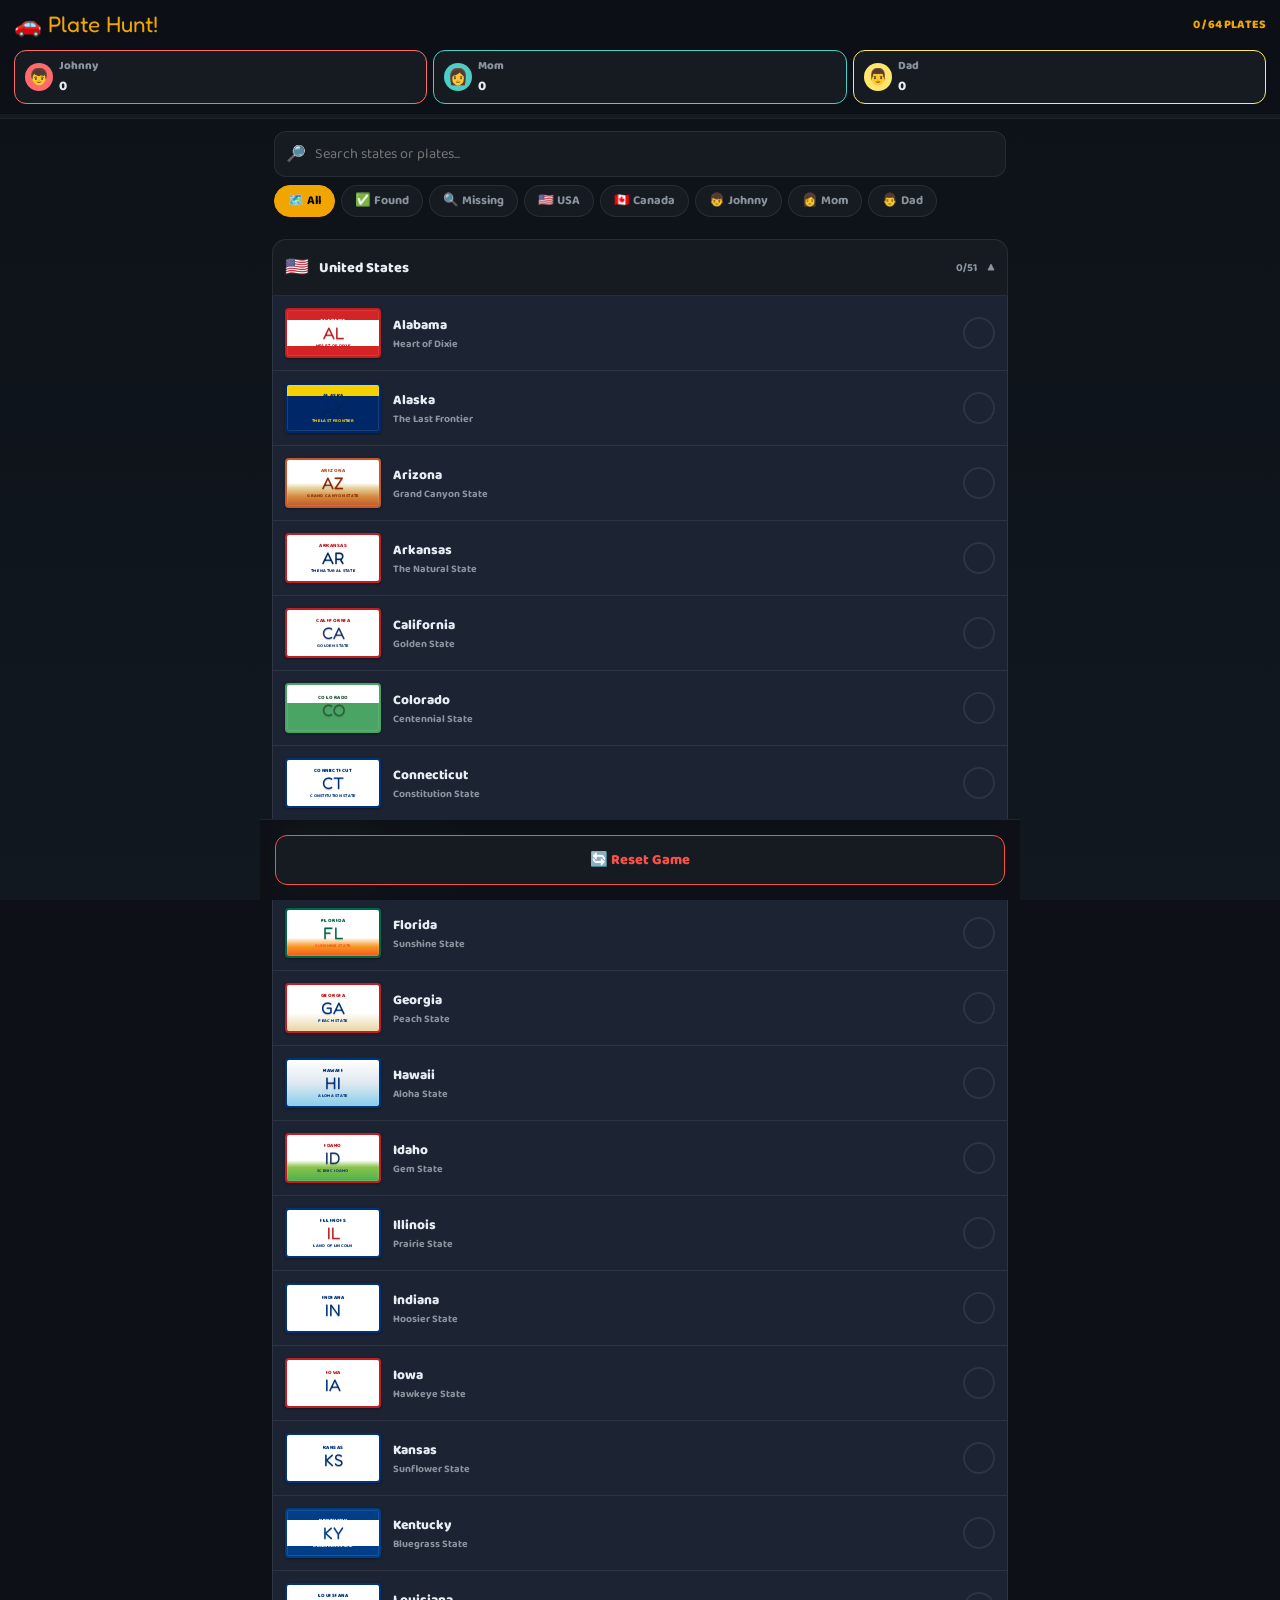
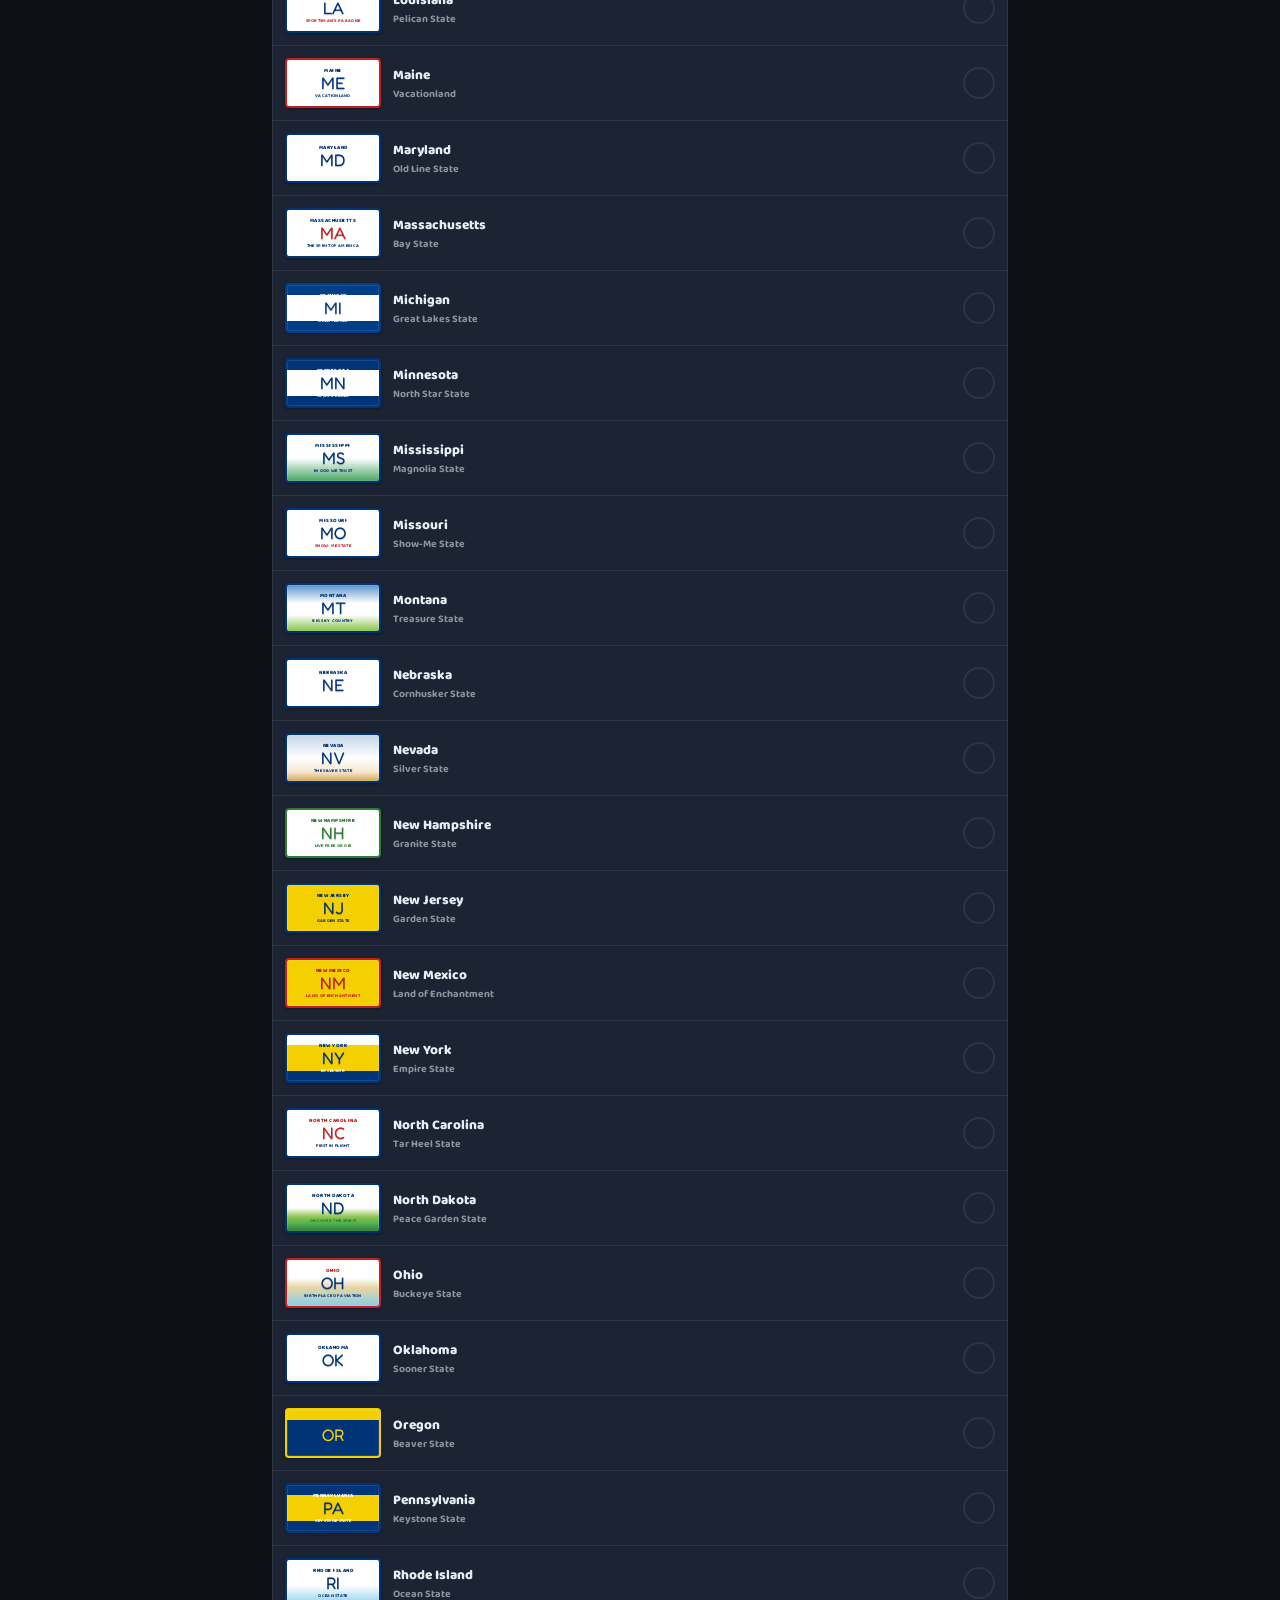
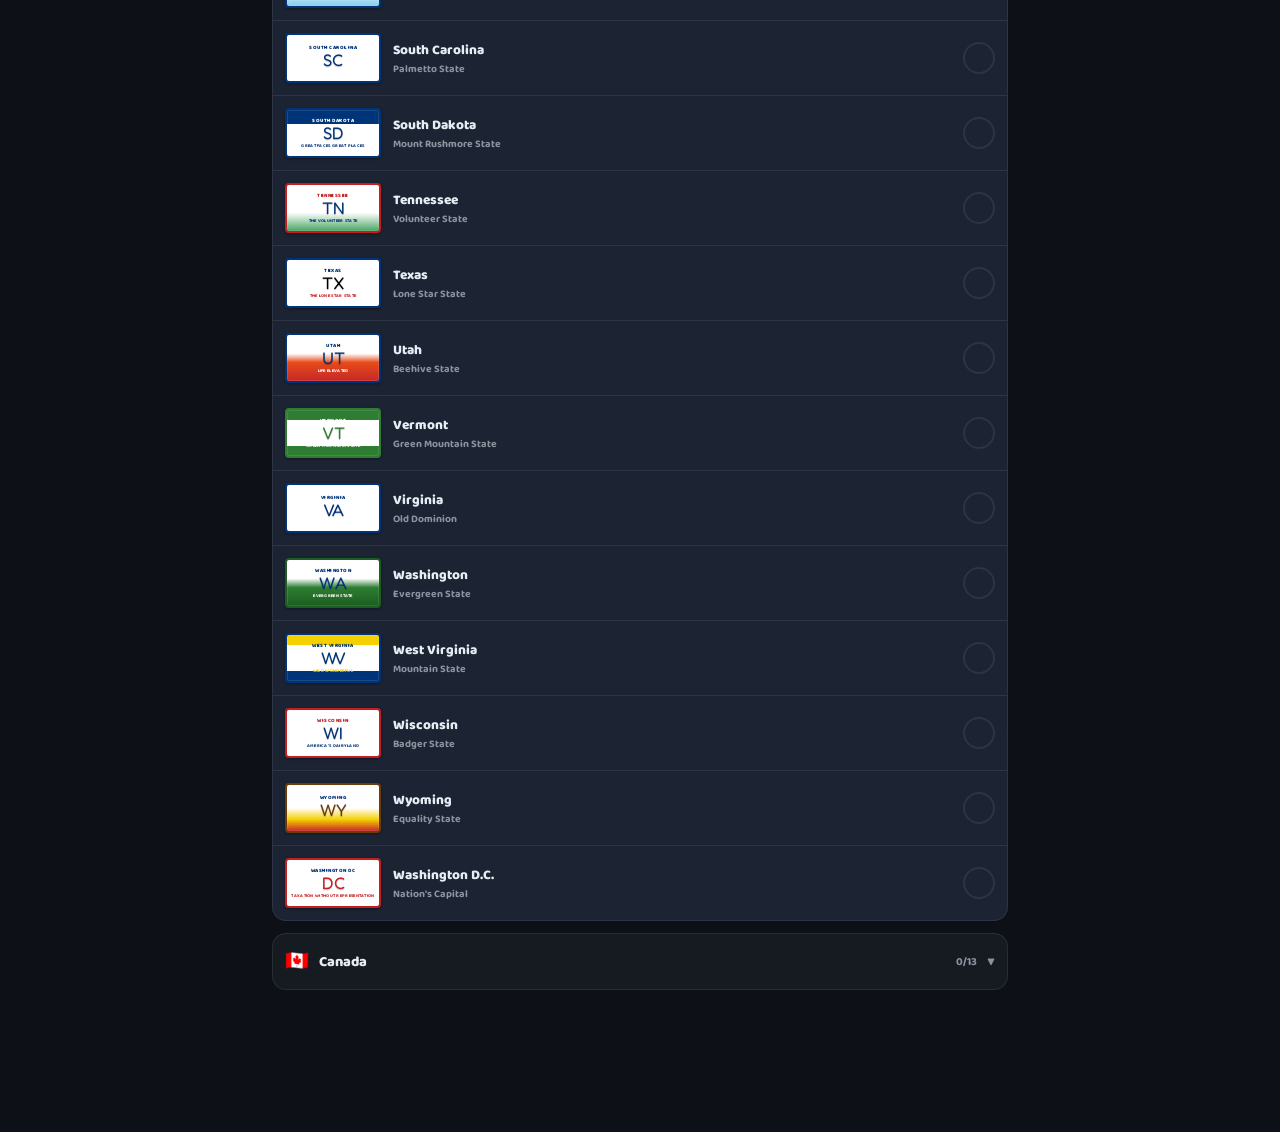
<file: index.html>
<!DOCTYPE html>
<html lang="en">
<head>
    <meta charset="UTF-8"/>
    <meta name="viewport" content="width=device-width, initial-scale=1.0, maximum-scale=1.0, user-scalable=no"/>
    <meta name="apple-mobile-web-app-capable" content="yes"/>
    <meta name="apple-mobile-web-app-status-bar-style" content="black-translucent"/>
    <meta name="apple-mobile-web-app-title" content="Plate Hunt!"/>
    <meta name="theme-color" content="#0d1117"/>
    <title>🚗 Plate Hunt Family!</title>
    <link href="https://fonts.googleapis.com/css2?family=Fredoka+One&family=Baloo+2:wght@400;600;700;800&display=swap" rel="stylesheet"/>
    <style>
        :root{
            --bg:#0d1117;--surface:#161b22;--card:#1c2333;--border:rgba(255,255,255,0.08);
            --accent:#f0a500;--green:#56d364;--red:#f85149;--blue:#58a6ff;--purple:#bc8cff;
            --text:#e6edf3;--sub:#8b949e;
            --p0:#ff6b6b; --p1:#4ecdc4; --p2:#ffe66d;
        }
        *{box-sizing:border-box;margin:0;padding:0;}
        body{font-family:'Baloo 2',cursive;background:var(--bg);color:var(--text);min-height:100vh; -webkit-tap-highlight-color:transparent; overflow-x: hidden;}

        .road-bg{position:fixed;inset:0;z-index:0;overflow:hidden;background:linear-gradient(180deg,#0d1117 0%,#111820 100%);}
        .road-line{position:absolute;bottom:0;left:50%;transform:translateX(-50%);width:6px;
            background:repeating-linear-gradient(180deg,#f0a500 0,#f0a500 30px,transparent 30px,transparent 60px);
            height:200px;opacity:0.15;animation:roadScroll 1s linear infinite;}
        @keyframes roadScroll{to{background-position:0 60px;}}

        header{position:sticky;top:0;z-index:200;background:rgba(13,17,23,0.96);backdrop-filter:blur(16px);border-bottom:1px solid var(--border);}
        .header-top{display:flex;align-items:center;justify-content:space-between;padding:10px 14px 6px;}
        .logo{font-family:'Fredoka One',cursive;font-size:1.4rem;color:var(--accent);display:flex;align-items:center;gap:6px;}

        .scoreboard{display:flex;gap:6px;padding:6px 14px 10px;}
        .player-score{flex:1;display:flex;align-items:center;gap:6px;background:var(--surface);border:1.5px solid var(--border);border-radius:12px;padding:6px 10px;}
        .player-avatar{width:28px;height:28px;border-radius:50%;display:flex;align-items:center;justify-content:center;font-size:1rem;}
        .p-name{font-size:0.72rem;font-weight:800;color:var(--sub);}
        .p-pts{font-size:0.85rem;font-weight:800;}

        .progress-wrap{height:4px;background:var(--surface);}
        .progress-fill{height:100%;background:var(--accent);transition:width 0.5s ease;}

        .controls{position:relative;z-index:1;padding:12px 14px 0;max-width:760px;margin:0 auto;}
        .search-box{position:relative;margin-bottom:8px;}
        .search-box input{width:100%;padding:10px 14px 10px 40px;background:var(--surface);border:1px solid var(--border);border-radius:12px;color:var(--text);outline:none;font-size:0.9rem; font-family: inherit;}
        .search-icon{position:absolute;left:12px;top:50%;transform:translateY(-50%);}

        .filter-row{display:flex;gap:6px;overflow-x:auto;padding-bottom:10px;scrollbar-width:none;}
        .filter-row::-webkit-scrollbar { display: none; }
        .chip{flex-shrink:0;padding:5px 13px;background:var(--surface);border:1px solid var(--border);border-radius:20px;color:var(--sub);font-size:0.78rem;font-weight:700;cursor:pointer;font-family:inherit;}
        .chip.active{background:var(--accent);color:#000;border-color:var(--accent);}

        .main{position:relative;z-index:1;padding:12px 12px 130px;max-width:760px;margin:0 auto;}
        .state-section{margin-bottom:12px;}
        .state-header{display:flex;align-items:center;justify-content:space-between;padding:12px;background:var(--surface);border:1px solid var(--border);border-radius:14px;cursor:pointer;user-select:none;}
        .state-header.has-open{border-radius:14px 14px 0 0;}
        .state-info{display:flex;align-items:center;gap:10px;}
        .state-flag{font-size:1.2rem;}
        .state-name{font-weight:800;font-size:0.9rem;}
        .state-count{font-size:0.7rem;font-weight:700;color:var(--sub);}
        .state-chevron{transition:transform 0.2s;font-size:0.8rem;color:var(--sub);}
        .state-chevron.open{transform:rotate(180deg);}
        .plates-row{display:none;flex-direction:column;background:var(--card);border-radius:0 0 14px 14px;margin-top:0;border:1px solid var(--border);border-top:none;}
        .plates-row.open{display:flex;}

        .plate-item{display:flex;align-items:center;gap:12px;padding:12px;border-bottom:1px solid var(--border);transition:all 0.2s;cursor:pointer;}
        .plate-item:last-child{border-bottom:none;}
        .plate-item:active{background:rgba(255,255,255,0.03);}
        .plate-visual{width:96px;height:50px;border-radius:4px;display:flex;flex-direction:column;align-items:center;justify-content:center;flex-shrink:0;overflow:hidden;border:2px solid #888;position:relative;box-shadow:inset 0 0 0 1px rgba(255,255,255,0.1),0 1px 3px rgba(0,0,0,0.4);}
        .plate-top{font-size:0.32rem;font-weight:800;text-transform:uppercase;letter-spacing:0.5px;line-height:1;margin-bottom:1px;}
        .plate-abbr{font-family:'Fredoka One'; font-size:1.05rem; line-height:1.1; text-shadow:0 1px 1px rgba(0,0,0,0.2);}
        .plate-bottom{font-size:0.28rem;font-weight:800;text-transform:uppercase;letter-spacing:0.3px;line-height:1;margin-top:1px;opacity:0.85;}
        .plate-details{flex:1;}
        .plate-title{font-size:0.85rem;font-weight:800;}
        .plate-meta{font-size:0.65rem;font-weight:700;color:var(--sub);}
        .plate-check{width:32px;height:32px;border-radius:50%;border:2px solid var(--border);display:flex;align-items:center;justify-content:center;flex-shrink:0;font-size:0.9rem;background:transparent;}
        .plate-check.checked{border-color:var(--green);background:var(--green);color:#000;}

        .found-0{border-left:4px solid var(--p0); background:rgba(255,107,107,0.05);}
        .found-1{border-left:4px solid var(--p1); background:rgba(78,205,196,0.05);}
        .found-2{border-left:4px solid var(--p2); background:rgba(255,230,109,0.05);}

        .picker-overlay{display:none;position:fixed;inset:0;z-index:400;background:rgba(0,0,0,0.8);backdrop-filter:blur(4px);align-items:flex-end;}
        .picker-overlay.show{display:flex;}
        .picker-sheet{background:var(--surface);width:100%;max-width:760px;margin:0 auto;padding:20px;border-radius:20px 20px 0 0;animation:slideUp 0.3s ease-out;}
        @keyframes slideUp{from{transform:translateY(100%);}to{transform:translateY(0);}}
        .picker-title{margin-bottom:6px;text-align:center;font-size:1.1rem;font-weight:800;}
        .picker-plate-name{text-align:center;color:var(--accent);font-weight:700;margin-bottom:15px;font-size:0.9rem;}
        .picker-btn{width:100%;display:flex;align-items:center;gap:15px;padding:15px;margin-bottom:10px;border:1px solid var(--border);border-radius:12px;background:none;color:#fff;font-family:inherit;font-size:1rem;font-weight:700;cursor:pointer;transition:background 0.15s;}
        .picker-btn:active{background:rgba(255,255,255,0.05);}
        .picker-btn .avatar{width:36px;height:36px;border-radius:50%;display:flex;align-items:center;justify-content:center;font-size:1.2rem;}
        .picker-cancel{width:100%;padding:14px;border:none;border-radius:12px;background:var(--red);color:#fff;font-family:inherit;font-size:1rem;font-weight:800;cursor:pointer;margin-top:5px;}
        .picker-unmark{width:100%;padding:14px;border:none;border-radius:12px;background:var(--card);color:var(--sub);font-family:inherit;font-size:0.85rem;font-weight:700;cursor:pointer;margin-top:8px;}

        .bottom-bar{position:fixed;bottom:0;left:50%;transform:translateX(-50%);width:100%;max-width:760px;background:rgba(13,17,23,0.95);backdrop-filter:blur(12px);padding:15px;display:flex;gap:10px;z-index:300;border-top:1px solid var(--border);}
        .btn-reset{flex:1;padding:12px;border-radius:12px;background:var(--surface);color:var(--red);border:1px solid var(--red);font-family:inherit;font-weight:800;cursor:pointer;font-size:0.9rem;}
        .btn-reset:active{background:rgba(248,81,73,0.1);}

        .confetti-piece{position:fixed;width:8px;height:8px;z-index:999;border-radius:2px;animation:fall 1.2s linear forwards;pointer-events:none;}
        @keyframes fall{to{transform:translateY(100vh) rotate(720deg);opacity:0;}}

        .completion-banner{display:none;position:fixed;top:50%;left:50%;transform:translate(-50%,-50%);z-index:500;background:var(--surface);border:2px solid var(--accent);border-radius:24px;padding:30px 40px;text-align:center;animation:popIn 0.4s ease-out;}
        @keyframes popIn{from{transform:translate(-50%,-50%) scale(0.5);opacity:0;}to{transform:translate(-50%,-50%) scale(1);opacity:1;}}
        .completion-banner h2{font-family:'Fredoka One';font-size:1.5rem;color:var(--accent);margin-bottom:8px;}
        .completion-banner p{color:var(--sub);font-weight:700;}
        .completion-banner button{margin-top:15px;padding:10px 30px;border:none;border-radius:10px;background:var(--accent);color:#000;font-family:inherit;font-weight:800;font-size:1rem;cursor:pointer;}

        .empty-msg{text-align:center;padding:40px 20px;color:var(--sub);font-weight:700;}
    </style>
</head>
<body>
    <div class="road-bg"><div class="road-line"></div></div>

    <header>
        <div class="header-top">
            <div class="logo">🚗 Plate Hunt!</div>
            <div id="totalPill" style="font-size:0.75rem; font-weight:800; color:var(--accent);">0 / 0 PLATES</div>
        </div>
        <div class="scoreboard" id="scoreboard"></div>
        <div class="progress-wrap"><div class="progress-fill" id="progressFill" style="width:0%"></div></div>
    </header>

    <div class="controls">
        <div class="search-box">
            <span class="search-icon">🔎</span>
            <input type="text" id="searchInput" placeholder="Search states or plates..."/>
        </div>
        <div class="filter-row" id="filterRow">
            <button class="chip active" data-f="all">🗺️ All</button>
            <button class="chip" data-f="found">✅ Found</button>
            <button class="chip" data-f="missing">🔍 Missing</button>
            <button class="chip" data-f="us">🇺🇸 USA</button>
            <button class="chip" data-f="canada">🇨🇦 Canada</button>
            <button class="chip" data-f="p0">👦 Johnny</button>
            <button class="chip" data-f="p1">👩 Mom</button>
            <button class="chip" data-f="p2">👨 Dad</button>
        </div>
    </div>

    <div class="main" id="mainGrid"></div>

    <div class="bottom-bar">
        <button class="btn-reset" id="resetBtn">🔄 Reset Game</button>
    </div>

    <!-- Player Picker Modal -->
    <div class="picker-overlay" id="pickerOverlay">
        <div class="picker-sheet">
            <div class="picker-title">🎉 Who found it?</div>
            <div class="picker-plate-name" id="pickerPlateName"></div>
            <div id="pickerButtons"></div>
            <button class="picker-unmark" id="pickerUnmark" style="display:none;">Remove mark</button>
            <button class="picker-cancel" id="pickerCancel">Cancel</button>
        </div>
    </div>

    <!-- Completion Banner -->
    <div class="completion-banner" id="completionBanner">
        <h2>🏆 ALL PLATES FOUND!</h2>
        <p>Amazing road trip! You found every plate!</p>
        <button onclick="document.getElementById('completionBanner').style.display='none'">Awesome!</button>
    </div>

    <script>
    (function(){
        // Players
        const PLAYERS = [
            { name: 'Johnny', emoji: '👦', color: 'var(--p0)' },
            { name: 'Mom',    emoji: '👩', color: 'var(--p1)' },
            { name: 'Dad',    emoji: '👨', color: 'var(--p2)' }
        ];

        // All US states + DC + Canada provinces
        const REGIONS = [
            // US States
            { abbr:'AL', name:'Alabama',        country:'us', motto:'Heart of Dixie' },
            { abbr:'AK', name:'Alaska',          country:'us', motto:'The Last Frontier' },
            { abbr:'AZ', name:'Arizona',         country:'us', motto:'Grand Canyon State' },
            { abbr:'AR', name:'Arkansas',        country:'us', motto:'The Natural State' },
            { abbr:'CA', name:'California',      country:'us', motto:'Golden State' },
            { abbr:'CO', name:'Colorado',        country:'us', motto:'Centennial State' },
            { abbr:'CT', name:'Connecticut',     country:'us', motto:'Constitution State' },
            { abbr:'DE', name:'Delaware',        country:'us', motto:'The First State' },
            { abbr:'FL', name:'Florida',         country:'us', motto:'Sunshine State' },
            { abbr:'GA', name:'Georgia',         country:'us', motto:'Peach State' },
            { abbr:'HI', name:'Hawaii',          country:'us', motto:'Aloha State' },
            { abbr:'ID', name:'Idaho',           country:'us', motto:'Gem State' },
            { abbr:'IL', name:'Illinois',        country:'us', motto:'Prairie State' },
            { abbr:'IN', name:'Indiana',         country:'us', motto:'Hoosier State' },
            { abbr:'IA', name:'Iowa',            country:'us', motto:'Hawkeye State' },
            { abbr:'KS', name:'Kansas',          country:'us', motto:'Sunflower State' },
            { abbr:'KY', name:'Kentucky',        country:'us', motto:'Bluegrass State' },
            { abbr:'LA', name:'Louisiana',       country:'us', motto:'Pelican State' },
            { abbr:'ME', name:'Maine',           country:'us', motto:'Vacationland' },
            { abbr:'MD', name:'Maryland',        country:'us', motto:'Old Line State' },
            { abbr:'MA', name:'Massachusetts',   country:'us', motto:'Bay State' },
            { abbr:'MI', name:'Michigan',        country:'us', motto:'Great Lakes State' },
            { abbr:'MN', name:'Minnesota',       country:'us', motto:'North Star State' },
            { abbr:'MS', name:'Mississippi',     country:'us', motto:'Magnolia State' },
            { abbr:'MO', name:'Missouri',        country:'us', motto:'Show-Me State' },
            { abbr:'MT', name:'Montana',         country:'us', motto:'Treasure State' },
            { abbr:'NE', name:'Nebraska',        country:'us', motto:'Cornhusker State' },
            { abbr:'NV', name:'Nevada',          country:'us', motto:'Silver State' },
            { abbr:'NH', name:'New Hampshire',   country:'us', motto:'Granite State' },
            { abbr:'NJ', name:'New Jersey',      country:'us', motto:'Garden State' },
            { abbr:'NM', name:'New Mexico',      country:'us', motto:'Land of Enchantment' },
            { abbr:'NY', name:'New York',        country:'us', motto:'Empire State' },
            { abbr:'NC', name:'North Carolina',  country:'us', motto:'Tar Heel State' },
            { abbr:'ND', name:'North Dakota',    country:'us', motto:'Peace Garden State' },
            { abbr:'OH', name:'Ohio',            country:'us', motto:'Buckeye State' },
            { abbr:'OK', name:'Oklahoma',        country:'us', motto:'Sooner State' },
            { abbr:'OR', name:'Oregon',          country:'us', motto:'Beaver State' },
            { abbr:'PA', name:'Pennsylvania',    country:'us', motto:'Keystone State' },
            { abbr:'RI', name:'Rhode Island',    country:'us', motto:'Ocean State' },
            { abbr:'SC', name:'South Carolina',  country:'us', motto:'Palmetto State' },
            { abbr:'SD', name:'South Dakota',    country:'us', motto:'Mount Rushmore State' },
            { abbr:'TN', name:'Tennessee',       country:'us', motto:'Volunteer State' },
            { abbr:'TX', name:'Texas',           country:'us', motto:'Lone Star State' },
            { abbr:'UT', name:'Utah',            country:'us', motto:'Beehive State' },
            { abbr:'VT', name:'Vermont',         country:'us', motto:'Green Mountain State' },
            { abbr:'VA', name:'Virginia',        country:'us', motto:'Old Dominion' },
            { abbr:'WA', name:'Washington',      country:'us', motto:'Evergreen State' },
            { abbr:'WV', name:'West Virginia',   country:'us', motto:'Mountain State' },
            { abbr:'WI', name:'Wisconsin',       country:'us', motto:'Badger State' },
            { abbr:'WY', name:'Wyoming',         country:'us', motto:'Equality State' },
            { abbr:'DC', name:'Washington D.C.', country:'us', motto:'Nation\'s Capital' },
            // Canada
            { abbr:'AB', name:'Alberta',              country:'canada', motto:'Wild Rose Country' },
            { abbr:'BC', name:'British Columbia',     country:'canada', motto:'Beautiful British Columbia' },
            { abbr:'MB', name:'Manitoba',             country:'canada', motto:'Friendly Manitoba' },
            { abbr:'NB', name:'New Brunswick',        country:'canada', motto:'Picture Province' },
            { abbr:'NL', name:'Newfoundland',         country:'canada', motto:'A World of Difference' },
            { abbr:'NS', name:'Nova Scotia',          country:'canada', motto:'Canada\'s Ocean Playground' },
            { abbr:'NT', name:'Northwest Territories',country:'canada', motto:'Spectacular NWT' },
            { abbr:'NU', name:'Nunavut',              country:'canada', motto:'Our Land' },
            { abbr:'ON', name:'Ontario',              country:'canada', motto:'Yours to Discover' },
            { abbr:'PE', name:'Prince Edward Island', country:'canada', motto:'Birthplace of Confederation' },
            { abbr:'QC', name:'Quebec',               country:'canada', motto:'Je me souviens' },
            { abbr:'SK', name:'Saskatchewan',         country:'canada', motto:'Land of Living Skies' },
            { abbr:'YT', name:'Yukon',                country:'canada', motto:'Larger than Life' }
        ];

        const TOTAL = REGIONS.length;
        const SAVE_KEY = 'plateHuntData';

        // State: { [abbr]: { foundBy: playerIndex, timestamp: number } }
        let gameState = {};
        let currentFilter = 'all';
        let searchQuery = '';
        let openSections = {};
        let selectedPlate = null;

        // Load/Save
        function load() {
            try {
                const d = localStorage.getItem(SAVE_KEY);
                if (d) gameState = JSON.parse(d);
            } catch(e) { gameState = {}; }
        }
        function save() {
            localStorage.setItem(SAVE_KEY, JSON.stringify(gameState));
        }

        // Realistic plate styles for each state/province
        const PLATE_STYLES = {
            // US States - based on current plate designs
            AL: { bg:'linear-gradient(180deg,#d42426 0%,#d42426 22%,#fff 22%,#fff 78%,#d42426 78%)', text:'#c41e22', border:'#c41e22', top:'ALABAMA', topColor:'#fff', bottom:'Heart of Dixie', bottomColor:'#c41e22' },
            AK: { bg:'linear-gradient(180deg,#f5d000 0%,#f5d000 25%,#002868 25%)', text:'#002868', border:'#002868', top:'ALASKA', topColor:'#002868', bottom:'The Last Frontier', bottomColor:'#f5d000' },
            AZ: { bg:'linear-gradient(180deg,#fff 0%,#fff 50%,#e8d5a3 60%,#d4883a 80%,#c25a2e 100%)', text:'#8b2500', border:'#c25a2e', top:'ARIZONA', topColor:'#c25a2e', bottom:'Grand Canyon State', bottomColor:'#8b2500' },
            AR: { bg:'linear-gradient(180deg,#fff 0%,#fff 100%)', text:'#002868', border:'#c41e22', top:'ARKANSAS', topColor:'#c41e22', bottom:'The Natural State', bottomColor:'#002868' },
            CA: { bg:'linear-gradient(180deg,#fff 0%,#fff 100%)', text:'#1a3a6b', border:'#c41e22', top:'CALIFORNIA', topColor:'#c41e22', bottom:'Golden State', bottomColor:'#1a3a6b' },
            CO: { bg:'linear-gradient(180deg,#fff 0%,#fff 40%,#4aa564 40%)', text:'#2e5e3f', border:'#4aa564', top:'COLORADO', topColor:'#2e5e3f', bottom:'', bottomColor:'' },
            CT: { bg:'linear-gradient(180deg,#fff 0%,#fff 100%)', text:'#003478', border:'#003478', top:'CONNECTICUT', topColor:'#003478', bottom:'Constitution State', bottomColor:'#003478' },
            DE: { bg:'linear-gradient(180deg,#f0d080 0%,#e8c55a 100%)', text:'#003478', border:'#003478', top:'DELAWARE', topColor:'#003478', bottom:'The First State', bottomColor:'#003478' },
            FL: { bg:'linear-gradient(180deg,#fff 0%,#fff 60%,#f7941d 80%,#f15a22 100%)', text:'#006747', border:'#006747', top:'FLORIDA', topColor:'#006747', bottom:'Sunshine State', bottomColor:'#f15a22' },
            GA: { bg:'linear-gradient(180deg,#fff 0%,#fff 60%,#e8d5a3 100%)', text:'#003478', border:'#c41e22', top:'GEORGIA', topColor:'#c41e22', bottom:'Peach State', bottomColor:'#003478' },
            HI: { bg:'linear-gradient(180deg,#fff 0%,#e0e8f0 50%,#87CEEB 100%)', text:'#003478', border:'#003478', top:'HAWAII', topColor:'#003478', bottom:'Aloha State', bottomColor:'#003478' },
            ID: { bg:'linear-gradient(180deg,#fff 0%,#fff 55%,#8bc34a 70%,#4caf50 100%)', text:'#1a3a6b', border:'#c41e22', top:'IDAHO', topColor:'#c41e22', bottom:'Scenic Idaho', bottomColor:'#1a3a6b' },
            IL: { bg:'linear-gradient(180deg,#fff 0%,#fff 100%)', text:'#c41e22', border:'#003478', top:'ILLINOIS', topColor:'#003478', bottom:'Land of Lincoln', bottomColor:'#003478' },
            IN: { bg:'linear-gradient(180deg,#fff 0%,#fff 100%)', text:'#003478', border:'#003478', top:'INDIANA', topColor:'#003478', bottom:'', bottomColor:'' },
            IA: { bg:'linear-gradient(180deg,#fff 0%,#fff 100%)', text:'#003478', border:'#c41e22', top:'IOWA', topColor:'#c41e22', bottom:'', bottomColor:'' },
            KS: { bg:'linear-gradient(180deg,#fff 0%,#fff 100%)', text:'#003478', border:'#003478', top:'KANSAS', topColor:'#003478', bottom:'', bottomColor:'' },
            KY: { bg:'linear-gradient(180deg,#003f87 0%,#003f87 22%,#fff 22%,#fff 78%,#003f87 78%)', text:'#003f87', border:'#003f87', top:'KENTUCKY', topColor:'#fff', bottom:'Bluegrass State', bottomColor:'#fff' },
            LA: { bg:'linear-gradient(180deg,#fff 0%,#fff 100%)', text:'#003478', border:'#003478', top:'LOUISIANA', topColor:'#003478', bottom:'Sportsman\'s Paradise', bottomColor:'#c41e22' },
            ME: { bg:'linear-gradient(180deg,#fff 0%,#fff 100%)', text:'#003478', border:'#c41e22', top:'MAINE', topColor:'#003478', bottom:'Vacationland', bottomColor:'#003478' },
            MD: { bg:'linear-gradient(180deg,#fff 0%,#fff 100%)', text:'#003478', border:'#003478', top:'MARYLAND', topColor:'#003478', bottom:'', bottomColor:'' },
            MA: { bg:'linear-gradient(180deg,#fff 0%,#fff 100%)', text:'#c41e22', border:'#003478', top:'MASSACHUSETTS', topColor:'#003478', bottom:'The Spirit of America', bottomColor:'#003478' },
            MI: { bg:'linear-gradient(180deg,#003f87 0%,#003f87 22%,#fff 22%,#fff 78%,#003f87 78%)', text:'#003f87', border:'#003f87', top:'MICHIGAN', topColor:'#fff', bottom:'Great Lakes', bottomColor:'#fff' },
            MN: { bg:'linear-gradient(180deg,#003478 0%,#003478 22%,#fff 22%,#fff 78%,#003478 78%)', text:'#003478', border:'#003478', top:'MINNESOTA', topColor:'#fff', bottom:'10,000 Lakes', bottomColor:'#fff' },
            MS: { bg:'linear-gradient(180deg,#fff 0%,#fff 50%,#4aa564 100%)', text:'#003478', border:'#003478', top:'MISSISSIPPI', topColor:'#003478', bottom:'In God We Trust', bottomColor:'#003478' },
            MO: { bg:'linear-gradient(180deg,#fff 0%,#fff 100%)', text:'#003478', border:'#003478', top:'MISSOURI', topColor:'#003478', bottom:'Show-Me State', bottomColor:'#c41e22' },
            MT: { bg:'linear-gradient(180deg,#5c94cc 0%,#fff 40%,#fff 65%,#8bc34a 100%)', text:'#003478', border:'#003478', top:'MONTANA', topColor:'#003478', bottom:'Big Sky Country', bottomColor:'#003478' },
            NE: { bg:'linear-gradient(180deg,#fff 0%,#fff 100%)', text:'#003478', border:'#003478', top:'NEBRASKA', topColor:'#003478', bottom:'', bottomColor:'' },
            NV: { bg:'linear-gradient(180deg,#c5d5e8 0%,#e8eef5 30%,#fff 50%,#f5e8d0 80%,#d4a855 100%)', text:'#003478', border:'#003478', top:'NEVADA', topColor:'#003478', bottom:'The Silver State', bottomColor:'#003478' },
            NH: { bg:'linear-gradient(180deg,#fff 0%,#fff 100%)', text:'#2e7d32', border:'#2e7d32', top:'NEW HAMPSHIRE', topColor:'#2e7d32', bottom:'Live Free or Die', bottomColor:'#2e7d32' },
            NJ: { bg:'linear-gradient(180deg,#f5d000 0%,#f5d000 100%)', text:'#003478', border:'#003478', top:'NEW JERSEY', topColor:'#003478', bottom:'Garden State', bottomColor:'#003478' },
            NM: { bg:'linear-gradient(180deg,#f5d000 0%,#f5d000 100%)', text:'#c41e22', border:'#c41e22', top:'NEW MEXICO', topColor:'#c41e22', bottom:'Land of Enchantment', bottomColor:'#c41e22' },
            NY: { bg:'linear-gradient(180deg,#fff 0%,#fff 22%,#f5d000 22%,#f5d000 78%,#003478 78%)', text:'#003478', border:'#003478', top:'NEW YORK', topColor:'#003478', bottom:'Excelsior', bottomColor:'#fff' },
            NC: { bg:'linear-gradient(180deg,#fff 0%,#fff 100%)', text:'#c41e22', border:'#003478', top:'NORTH CAROLINA', topColor:'#c41e22', bottom:'First in Flight', bottomColor:'#003478' },
            ND: { bg:'linear-gradient(180deg,#fff 0%,#fff 50%,#8bc34a 70%,#4caf50 85%,#2e7d32 100%)', text:'#003478', border:'#003478', top:'NORTH DAKOTA', topColor:'#003478', bottom:'Discover the Spirit', bottomColor:'#2e7d32' },
            OH: { bg:'linear-gradient(180deg,#fff 0%,#fff 40%,#e8d5a3 60%,#87CEEB 100%)', text:'#003478', border:'#c41e22', top:'OHIO', topColor:'#c41e22', bottom:'Birthplace of Aviation', bottomColor:'#003478' },
            OK: { bg:'linear-gradient(180deg,#fff 0%,#fff 100%)', text:'#003478', border:'#003478', top:'OKLAHOMA', topColor:'#003478', bottom:'', bottomColor:'' },
            OR: { bg:'linear-gradient(180deg,#f5d000 0%,#f5d000 22%,#003478 22%,#003478 100%)', text:'#f5d000', border:'#f5d000', top:'OREGON', topColor:'#003478', bottom:'', bottomColor:'#f5d000' },
            PA: { bg:'linear-gradient(180deg,#003478 0%,#003478 22%,#f5d000 22%,#f5d000 78%,#003478 78%)', text:'#003478', border:'#003478', top:'PENNSYLVANIA', topColor:'#fff', bottom:'Keystone State', bottomColor:'#fff' },
            RI: { bg:'linear-gradient(180deg,#fff 0%,#fff 55%,#87CEEB 100%)', text:'#003478', border:'#003478', top:'RHODE ISLAND', topColor:'#003478', bottom:'Ocean State', bottomColor:'#003478' },
            SC: { bg:'linear-gradient(180deg,#fff 0%,#fff 100%)', text:'#003478', border:'#003478', top:'SOUTH CAROLINA', topColor:'#003478', bottom:'', bottomColor:'' },
            SD: { bg:'linear-gradient(180deg,#003478 0%,#003478 30%,#fff 30%,#fff 100%)', text:'#003478', border:'#003478', top:'SOUTH DAKOTA', topColor:'#fff', bottom:'Great Faces Great Places', bottomColor:'#003478' },
            TN: { bg:'linear-gradient(180deg,#fff 0%,#fff 60%,#4aa564 100%)', text:'#003478', border:'#c41e22', top:'TENNESSEE', topColor:'#c41e22', bottom:'The Volunteer State', bottomColor:'#003478' },
            TX: { bg:'linear-gradient(180deg,#fff 0%,#fff 100%)', text:'#000', border:'#003478', top:'TEXAS', topColor:'#003478', bottom:'The Lone Star State', bottomColor:'#c41e22' },
            UT: { bg:'linear-gradient(180deg,#fff 0%,#fff 40%,#e64a19 60%,#c62828 100%)', text:'#003478', border:'#003478', top:'UTAH', topColor:'#003478', bottom:'Life Elevated', bottomColor:'#fff' },
            VT: { bg:'linear-gradient(180deg,#2e7d32 0%,#2e7d32 22%,#fff 22%,#fff 78%,#2e7d32 78%)', text:'#2e7d32', border:'#2e7d32', top:'VERMONT', topColor:'#fff', bottom:'Green Mountain State', bottomColor:'#fff' },
            VA: { bg:'linear-gradient(180deg,#fff 0%,#fff 100%)', text:'#003478', border:'#003478', top:'VIRGINIA', topColor:'#003478', bottom:'', bottomColor:'' },
            WA: { bg:'linear-gradient(180deg,#fff 0%,#fff 40%,#2e7d32 60%,#1b5e20 100%)', text:'#003478', border:'#1b5e20', top:'WASHINGTON', topColor:'#003478', bottom:'Evergreen State', bottomColor:'#fff' },
            WV: { bg:'linear-gradient(180deg,#f5d000 0%,#f5d000 22%,#fff 22%,#fff 78%,#003478 78%)', text:'#003478', border:'#003478', top:'WEST VIRGINIA', topColor:'#003478', bottom:'Wild Wonderful', bottomColor:'#f5d000' },
            WI: { bg:'linear-gradient(180deg,#fff 0%,#fff 100%)', text:'#003478', border:'#c41e22', top:'WISCONSIN', topColor:'#c41e22', bottom:'America\'s Dairyland', bottomColor:'#003478' },
            WY: { bg:'linear-gradient(180deg,#fff 0%,#fff 50%,#f5d000 75%,#c62828 100%)', text:'#6d3a0a', border:'#6d3a0a', top:'WYOMING', topColor:'#003478', bottom:'', bottomColor:'#6d3a0a' },
            DC: { bg:'linear-gradient(180deg,#fff 0%,#fff 100%)', text:'#c41e22', border:'#c41e22', top:'WASHINGTON DC', topColor:'#003478', bottom:'Taxation Without Representation', bottomColor:'#c41e22' },
            // Canada
            AB: { bg:'linear-gradient(180deg,#fff 0%,#fff 55%,#e8d5a3 75%,#8bc34a 100%)', text:'#c41e22', border:'#c41e22', top:'ALBERTA', topColor:'#c41e22', bottom:'Wild Rose Country', bottomColor:'#c41e22' },
            BC: { bg:'linear-gradient(180deg,#c41e22 0%,#c41e22 22%,#fff 22%,#fff 55%,#003478 55%)', text:'#003478', border:'#c41e22', top:'BRITISH COLUMBIA', topColor:'#fff', bottom:'Beautiful BC', bottomColor:'#fff' },
            MB: { bg:'linear-gradient(180deg,#fff 0%,#fff 100%)', text:'#003478', border:'#003478', top:'MANITOBA', topColor:'#003478', bottom:'Friendly Manitoba', bottomColor:'#003478' },
            NB: { bg:'linear-gradient(180deg,#c41e22 0%,#c41e22 22%,#fff 22%,#fff 78%,#c41e22 78%)', text:'#c41e22', border:'#c41e22', top:'NEW BRUNSWICK', topColor:'#fff', bottom:'', bottomColor:'#fff' },
            NL: { bg:'linear-gradient(180deg,#fff 0%,#fff 100%)', text:'#003478', border:'#003478', top:'NEWFOUNDLAND', topColor:'#003478', bottom:'A World of Difference', bottomColor:'#c41e22' },
            NS: { bg:'linear-gradient(180deg,#003478 0%,#003478 22%,#fff 22%,#fff 78%,#003478 78%)', text:'#003478', border:'#003478', top:'NOVA SCOTIA', topColor:'#fff', bottom:'Canada\'s Ocean Playground', bottomColor:'#fff' },
            NT: { bg:'linear-gradient(180deg,#fff 0%,#fff 100%)', text:'#003478', border:'#003478', top:'NW TERRITORIES', topColor:'#003478', bottom:'Spectacular', bottomColor:'#003478' },
            NU: { bg:'linear-gradient(180deg,#fff 0%,#fff 100%)', text:'#003478', border:'#c41e22', top:'NUNAVUT', topColor:'#c41e22', bottom:'Our Land', bottomColor:'#003478' },
            ON: { bg:'linear-gradient(180deg,#003478 0%,#003478 22%,#fff 22%,#fff 78%,#003478 78%)', text:'#003478', border:'#003478', top:'ONTARIO', topColor:'#fff', bottom:'Yours to Discover', bottomColor:'#fff' },
            PE: { bg:'linear-gradient(180deg,#fff 0%,#fff 100%)', text:'#003478', border:'#c41e22', top:'PEI', topColor:'#c41e22', bottom:'Birthplace of Confederation', bottomColor:'#003478' },
            QC: { bg:'linear-gradient(180deg,#003478 0%,#003478 22%,#fff 22%,#fff 78%,#003478 78%)', text:'#003478', border:'#003478', top:'QUÉBEC', topColor:'#fff', bottom:'Je me souviens', bottomColor:'#fff' },
            SK: { bg:'linear-gradient(180deg,#4aa564 0%,#4aa564 22%,#fff 22%,#fff 78%,#f5d000 78%)', text:'#2e7d32', border:'#2e7d32', top:'SASKATCHEWAN', topColor:'#fff', bottom:'Land of Living Skies', bottomColor:'#2e7d32' },
            YT: { bg:'linear-gradient(180deg,#fff 0%,#fff 100%)', text:'#003478', border:'#003478', top:'YUKON', topColor:'#003478', bottom:'Larger than Life', bottomColor:'#003478' }
        };

        function getPlateStyle(abbr) {
            return PLATE_STYLES[abbr] || { bg:'#fff', text:'#003478', border:'#555', top:abbr, topColor:'#003478', bottom:'', bottomColor:'#003478' };
        }

        // Render scoreboard
        function renderScoreboard() {
            const sb = document.getElementById('scoreboard');
            sb.innerHTML = PLAYERS.map((p, i) => {
                const count = Object.values(gameState).filter(v => v.foundBy === i).length;
                return `<div class="player-score" style="border-color:${p.color}">
                    <div class="player-avatar" style="background:${p.color}">${p.emoji}</div>
                    <div><div class="p-name">${p.name}</div><div class="p-pts">${count}</div></div>
                </div>`;
            }).join('');
        }

        // Render progress
        function renderProgress() {
            const found = Object.keys(gameState).length;
            document.getElementById('totalPill').textContent = `${found} / ${TOTAL} PLATES`;
            document.getElementById('progressFill').style.width = `${(found/TOTAL)*100}%`;
        }

        // Filter regions
        function getFilteredRegions() {
            let list = REGIONS;

            // Country filter
            if (currentFilter === 'us') list = list.filter(r => r.country === 'us');
            else if (currentFilter === 'canada') list = list.filter(r => r.country === 'canada');

            // Found/missing filter
            if (currentFilter === 'found') list = list.filter(r => gameState[r.abbr]);
            else if (currentFilter === 'missing') list = list.filter(r => !gameState[r.abbr]);

            // Player filter
            if (currentFilter === 'p0') list = list.filter(r => gameState[r.abbr] && gameState[r.abbr].foundBy === 0);
            if (currentFilter === 'p1') list = list.filter(r => gameState[r.abbr] && gameState[r.abbr].foundBy === 1);
            if (currentFilter === 'p2') list = list.filter(r => gameState[r.abbr] && gameState[r.abbr].foundBy === 2);

            // Search
            if (searchQuery) {
                const q = searchQuery.toLowerCase();
                list = list.filter(r => r.name.toLowerCase().includes(q) || r.abbr.toLowerCase().includes(q) || r.motto.toLowerCase().includes(q));
            }

            return list;
        }

        // Group by country
        function groupByCountry(regions) {
            const groups = {};
            regions.forEach(r => {
                const label = r.country === 'us' ? '🇺🇸 United States' : '🇨🇦 Canada';
                if (!groups[label]) groups[label] = [];
                groups[label].push(r);
            });
            return groups;
        }

        // Render main grid
        function renderGrid() {
            const grid = document.getElementById('mainGrid');
            const filtered = getFilteredRegions();

            if (filtered.length === 0) {
                grid.innerHTML = '<div class="empty-msg">No plates match your search.</div>';
                return;
            }

            const groups = groupByCountry(filtered);
            let html = '';

            for (const [groupName, regions] of Object.entries(groups)) {
                const foundInGroup = regions.filter(r => gameState[r.abbr]).length;
                const key = groupName;
                const isOpen = openSections[key];

                html += `<div class="state-section">
                    <div class="state-header ${isOpen ? 'has-open' : ''}" data-group="${key}">
                        <div class="state-info">
                            <span class="state-flag">${groupName.split(' ')[0]}</span>
                            <span class="state-name">${groupName.substring(groupName.indexOf(' ') + 1)}</span>
                        </div>
                        <div style="display:flex;align-items:center;gap:10px;">
                            <span class="state-count">${foundInGroup}/${regions.length}</span>
                            <span class="state-chevron ${isOpen ? 'open' : ''}">▼</span>
                        </div>
                    </div>
                    <div class="plates-row ${isOpen ? 'open' : ''}">`;

                regions.forEach(r => {
                    const found = gameState[r.abbr];
                    const foundClass = found !== undefined ? `found-${found.foundBy}` : '';
                    const checkedClass = found ? 'checked' : '';
                    const player = found ? PLAYERS[found.foundBy] : null;
                    const ps = getPlateStyle(r.abbr);

                    html += `<div class="plate-item ${foundClass}" data-abbr="${r.abbr}">
                        <div class="plate-visual" style="background:${ps.bg};border-color:${ps.border}">
                            <span class="plate-top" style="color:${ps.topColor}">${ps.top}</span>
                            <span class="plate-abbr" style="color:${ps.text}">${r.abbr}</span>
                            <span class="plate-bottom" style="color:${ps.bottomColor}">${ps.bottom}</span>
                        </div>
                        <div class="plate-details">
                            <div class="plate-title">${r.name}</div>
                            <div class="plate-meta" style="color:${found ? player.color : 'var(--sub)'}">
                                ${found ? `${player.emoji} Found by ${player.name}` : r.motto}
                            </div>
                        </div>
                        <div class="plate-check ${checkedClass}">${found ? '✓' : ''}</div>
                    </div>`;
                });

                html += '</div></div>';
            }

            grid.innerHTML = html;

            // Bind section headers
            grid.querySelectorAll('.state-header').forEach(h => {
                h.addEventListener('click', () => {
                    const key = h.dataset.group;
                    openSections[key] = !openSections[key];
                    renderGrid();
                });
            });

            // Bind plate items
            grid.querySelectorAll('.plate-item').forEach(item => {
                item.addEventListener('click', () => {
                    selectedPlate = item.dataset.abbr;
                    openPicker(selectedPlate);
                });
            });
        }

        // Picker modal
        function openPicker(abbr) {
            const region = REGIONS.find(r => r.abbr === abbr);
            const overlay = document.getElementById('pickerOverlay');
            const plateName = document.getElementById('pickerPlateName');
            const buttons = document.getElementById('pickerButtons');
            const unmark = document.getElementById('pickerUnmark');

            plateName.textContent = `${region.name} (${region.abbr})`;

            buttons.innerHTML = PLAYERS.map((p, i) => {
                return `<button class="picker-btn" data-player="${i}">
                    <div class="avatar" style="background:${p.color}">${p.emoji}</div>
                    <span>${p.name}</span>
                </button>`;
            }).join('');

            // Show unmark if already found
            if (gameState[abbr]) {
                unmark.style.display = 'block';
            } else {
                unmark.style.display = 'none';
            }

            overlay.classList.add('show');

            // Bind player buttons
            buttons.querySelectorAll('.picker-btn').forEach(btn => {
                btn.addEventListener('click', () => {
                    const pi = parseInt(btn.dataset.player);
                    gameState[abbr] = { foundBy: pi, timestamp: Date.now() };
                    save();
                    closePicker();
                    spawnConfetti();
                    renderAll();
                    checkCompletion();
                });
            });

            // Unmark
            unmark.onclick = () => {
                delete gameState[abbr];
                save();
                closePicker();
                renderAll();
            };
        }

        function closePicker() {
            document.getElementById('pickerOverlay').classList.remove('show');
            selectedPlate = null;
        }

        // Confetti
        function spawnConfetti() {
            const colors = ['#ff6b6b','#4ecdc4','#ffe66d','#f0a500','#56d364','#58a6ff','#bc8cff'];
            for (let i = 0; i < 30; i++) {
                const el = document.createElement('div');
                el.className = 'confetti-piece';
                el.style.left = Math.random() * 100 + 'vw';
                el.style.top = -10 + 'px';
                el.style.background = colors[Math.floor(Math.random() * colors.length)];
                el.style.animationDelay = Math.random() * 0.5 + 's';
                el.style.animationDuration = (0.8 + Math.random() * 0.8) + 's';
                document.body.appendChild(el);
                setTimeout(() => el.remove(), 2000);
            }
        }

        // Check completion
        function checkCompletion() {
            if (Object.keys(gameState).length >= TOTAL) {
                document.getElementById('completionBanner').style.display = 'block';
                for (let i = 0; i < 5; i++) setTimeout(spawnConfetti, i * 300);
            }
        }

        // Render all
        function renderAll() {
            renderScoreboard();
            renderProgress();
            renderGrid();
        }

        // Filter chips
        document.getElementById('filterRow').addEventListener('click', e => {
            const chip = e.target.closest('.chip');
            if (!chip) return;
            document.querySelectorAll('.chip').forEach(c => c.classList.remove('active'));
            chip.classList.add('active');
            currentFilter = chip.dataset.f;
            renderGrid();
        });

        // Search
        document.getElementById('searchInput').addEventListener('input', e => {
            searchQuery = e.target.value;
            renderGrid();
        });

        // Cancel picker
        document.getElementById('pickerCancel').addEventListener('click', closePicker);
        document.getElementById('pickerOverlay').addEventListener('click', e => {
            if (e.target === document.getElementById('pickerOverlay')) closePicker();
        });

        // Reset
        document.getElementById('resetBtn').addEventListener('click', () => {
            if (confirm('Reset all progress? This cannot be undone!')) {
                gameState = {};
                save();
                openSections = {};
                renderAll();
            }
        });

        // Init
        load();
        // Open US section by default
        openSections['🇺🇸 United States'] = true;
        renderAll();
    })();
    </script>
</body>
</html>
</file>
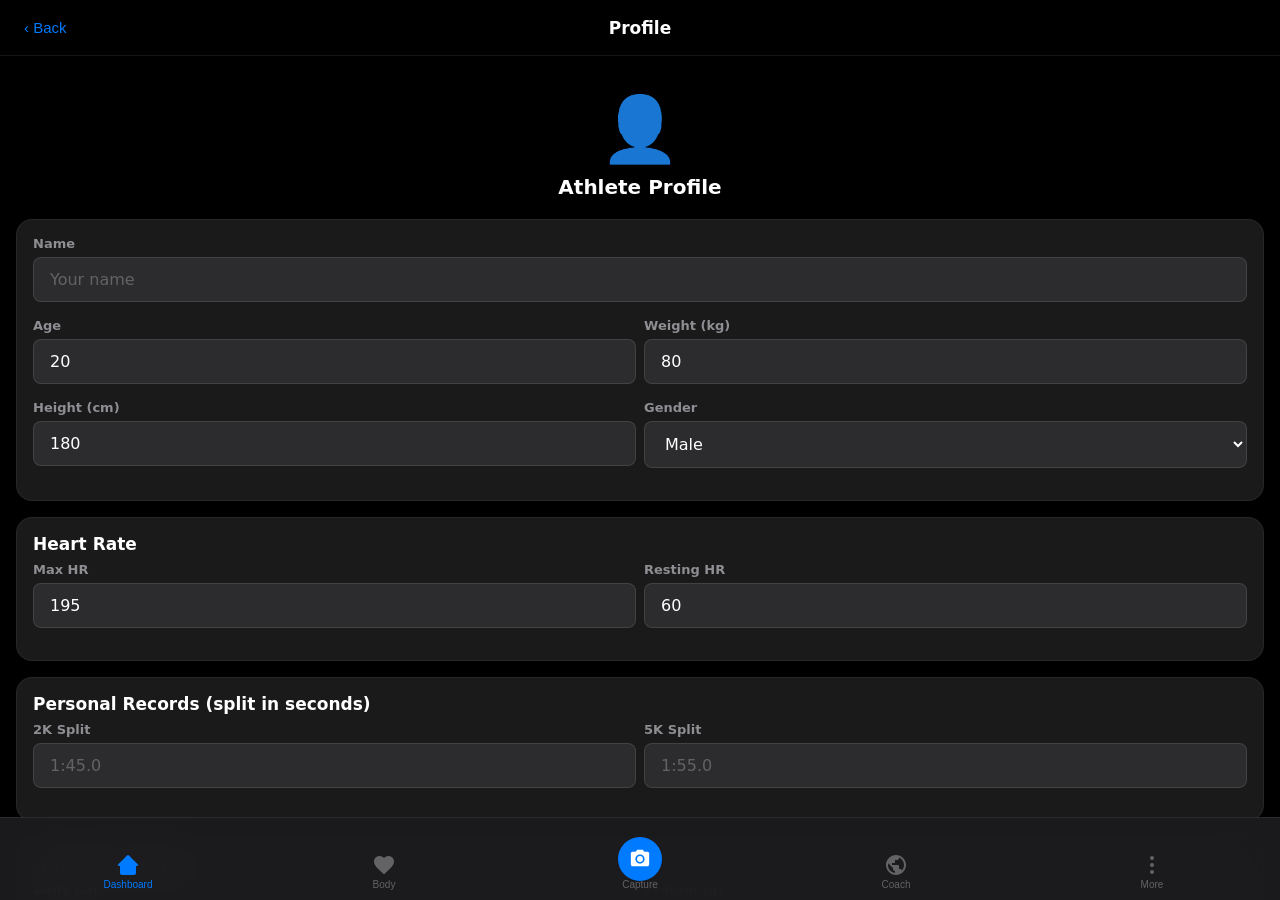
<file: web/index.html>
<!DOCTYPE html>
<html lang="en">
<head>
  <meta charset="UTF-8">
  <meta name="viewport" content="width=device-width, initial-scale=1.0, viewport-fit=cover, user-scalable=no">
  <meta name="apple-mobile-web-app-capable" content="yes">
  <meta name="apple-mobile-web-app-status-bar-style" content="black-translucent">
  <meta name="theme-color" content="#000000">
  <title>ErgAI</title>
  <link rel="manifest" href="manifest.json">
  <link rel="apple-touch-icon" href="icons/icon-192.png">
  <link rel="stylesheet" href="style.css">
</head>
<body>
  <div id="app">
    <!-- Navigation bar -->
    <header id="nav-bar">
      <h1 id="nav-title">ErgAI</h1>
      <button id="nav-right-btn" class="nav-btn hidden"></button>
    </header>

    <!-- Main content area -->
    <main id="content"></main>

    <!-- Tab bar -->
    <nav id="tab-bar">
      <button class="tab active" data-tab="dashboard">
        <svg viewBox="0 0 24 24" fill="currentColor"><path d="M3 13h1v7c0 1.1.9 2 2 2h12c1.1 0 2-.9 2-2v-7h1a1 1 0 00.7-1.7l-9-9a1 1 0 00-1.4 0l-9 9A1 1 0 003 13z"/></svg>
        <span>Dashboard</span>
      </button>
      <button class="tab" data-tab="body">
        <svg viewBox="0 0 24 24" fill="currentColor"><path d="M12 21.35l-1.45-1.32C5.4 15.36 2 12.28 2 8.5 2 5.42 4.42 3 7.5 3c1.74 0 3.41.81 4.5 2.09C13.09 3.81 14.76 3 16.5 3 19.58 3 22 5.42 22 8.5c0 3.78-3.4 6.86-8.55 11.54L12 21.35z"/></svg>
        <span>Body</span>
      </button>
      <button class="tab capture-tab" data-tab="capture">
        <div class="capture-icon">
          <svg viewBox="0 0 24 24" fill="currentColor"><path d="M12 15.2a3.2 3.2 0 100-6.4 3.2 3.2 0 000 6.4z"/><path d="M9 2L7.17 4H4c-1.1 0-2 .9-2 2v12c0 1.1.9 2 2 2h16c1.1 0 2-.9 2-2V6c0-1.1-.9-2-2-2h-3.17L15 2H9zm3 15c-2.76 0-5-2.24-5-5s2.24-5 5-5 5 2.24 5 5-2.24 5-5 5z"/></svg>
        </div>
        <span>Capture</span>
      </button>
      <button class="tab" data-tab="coach">
        <svg viewBox="0 0 24 24" fill="currentColor"><path d="M12 2C6.48 2 2 6.48 2 12s4.48 10 10 10 10-4.48 10-10S17.52 2 12 2zm-1 17.93c-3.95-.49-7-3.85-7-7.93 0-.62.08-1.21.21-1.79L9 15v1c0 1.1.9 2 2 2v1.93zm6.9-2.54c-.26-.81-1-1.39-1.9-1.39h-1v-3c0-.55-.45-1-1-1H8v-2h2c.55 0 1-.45 1-1V7h2c1.1 0 2-.9 2-2v-.41c2.93 1.19 5 4.06 5 7.41 0 2.08-.8 3.97-2.1 5.39z"/></svg>
        <span>Coach</span>
      </button>
      <button class="tab" data-tab="more">
        <svg viewBox="0 0 24 24" fill="currentColor"><circle cx="12" cy="5" r="2"/><circle cx="12" cy="12" r="2"/><circle cx="12" cy="19" r="2"/></svg>
        <span>More</span>
      </button>
    </nav>
  </div>

  <script src="js/store.js"></script>
  <script src="js/services.js"></script>
  <script src="js/bluetooth.js"></script>
  <script src="js/views.js"></script>
  <script src="js/app.js"></script>
</body>
</html>
</file>
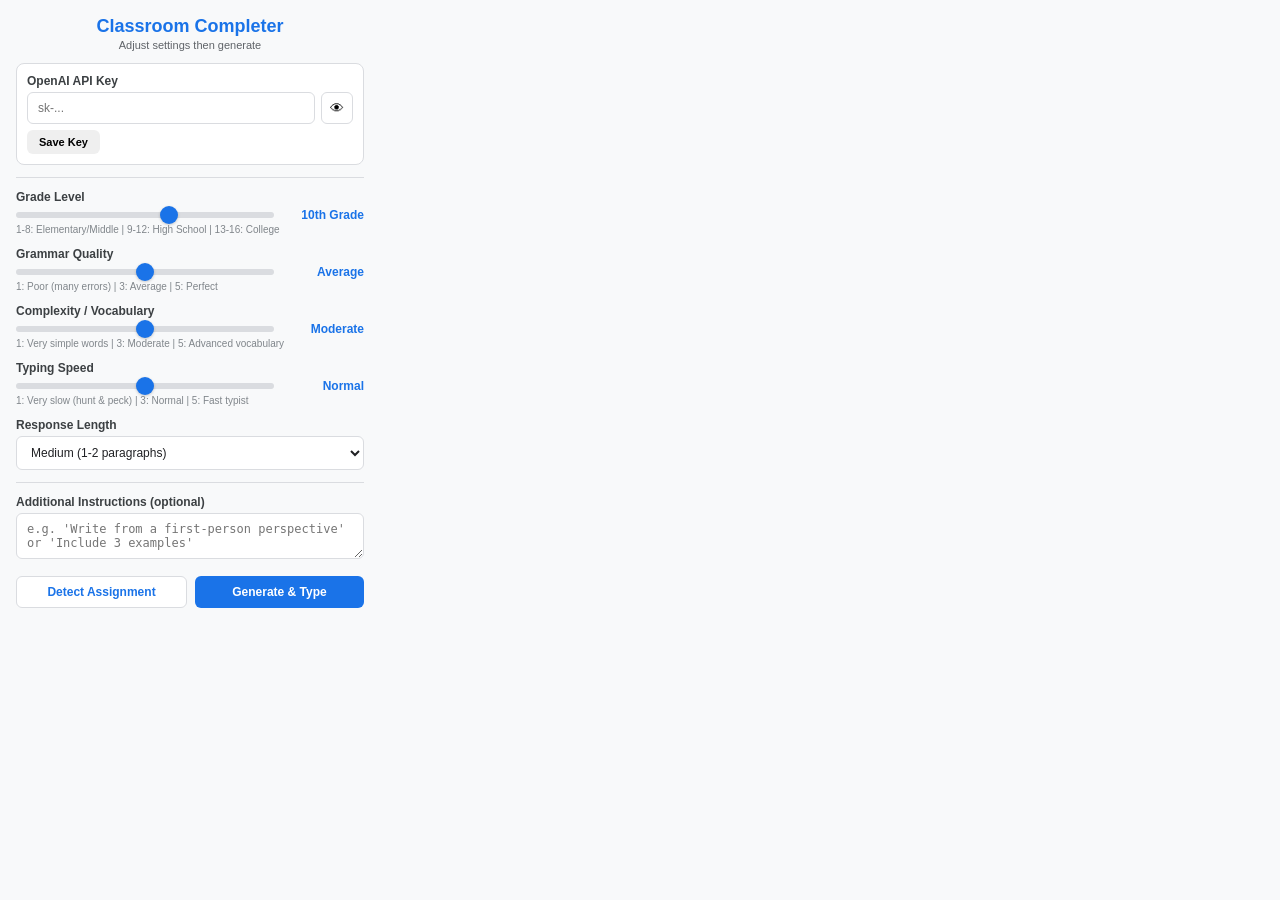
<file: popup/popup.html>
<!DOCTYPE html>
<html lang="en">
<head>
  <meta charset="UTF-8">
  <meta name="viewport" content="width=device-width, initial-scale=1.0">
  <title>Classroom Auto-Completer</title>
  <link rel="stylesheet" href="popup.css">
</head>
<body>
  <div class="container">
    <header>
      <h1>Classroom Completer</h1>
      <p class="subtitle">Adjust settings then generate</p>
    </header>

    <!-- API Key Section -->
    <section class="section api-section">
      <label for="apiKey">OpenAI API Key</label>
      <div class="api-row">
        <input type="password" id="apiKey" placeholder="sk-..." autocomplete="off">
        <button id="toggleKey" class="btn-icon" title="Show/Hide key">&#128065;</button>
      </div>
      <button id="saveKey" class="btn btn-sm">Save Key</button>
      <span id="keyStatus" class="status-text"></span>
    </section>

    <hr>

    <!-- Grade Level -->
    <section class="section">
      <label for="gradeLevel">Grade Level</label>
      <div class="slider-row">
        <input type="range" id="gradeLevel" min="1" max="16" value="10" step="1">
        <span id="gradeLevelValue" class="slider-value">10th Grade</span>
      </div>
      <p class="hint">1-8: Elementary/Middle | 9-12: High School | 13-16: College</p>
    </section>

    <!-- Grammar Quality -->
    <section class="section">
      <label for="grammarQuality">Grammar Quality</label>
      <div class="slider-row">
        <input type="range" id="grammarQuality" min="1" max="5" value="3" step="1">
        <span id="grammarQualityValue" class="slider-value">Average</span>
      </div>
      <p class="hint">1: Poor (many errors) | 3: Average | 5: Perfect</p>
    </section>

    <!-- Complexity -->
    <section class="section">
      <label for="complexity">Complexity / Vocabulary</label>
      <div class="slider-row">
        <input type="range" id="complexity" min="1" max="5" value="3" step="1">
        <span id="complexityValue" class="slider-value">Moderate</span>
      </div>
      <p class="hint">1: Very simple words | 3: Moderate | 5: Advanced vocabulary</p>
    </section>

    <!-- Typing Speed -->
    <section class="section">
      <label for="typingSpeed">Typing Speed</label>
      <div class="slider-row">
        <input type="range" id="typingSpeed" min="1" max="5" value="3" step="1">
        <span id="typingSpeedValue" class="slider-value">Normal</span>
      </div>
      <p class="hint">1: Very slow (hunt & peck) | 3: Normal | 5: Fast typist</p>
    </section>

    <!-- Response Length -->
    <section class="section">
      <label for="responseLength">Response Length</label>
      <select id="responseLength">
        <option value="short">Short (1-2 sentences)</option>
        <option value="medium" selected>Medium (1-2 paragraphs)</option>
        <option value="long">Long (3-5 paragraphs)</option>
        <option value="essay">Essay (5+ paragraphs)</option>
      </select>
    </section>

    <hr>

    <!-- Custom Prompt -->
    <section class="section">
      <label for="customPrompt">Additional Instructions (optional)</label>
      <textarea id="customPrompt" rows="2" placeholder="e.g. 'Write from a first-person perspective' or 'Include 3 examples'"></textarea>
    </section>

    <!-- Actions -->
    <div class="actions">
      <button id="detectBtn" class="btn btn-secondary">Detect Assignment</button>
      <button id="generateBtn" class="btn btn-primary">Generate & Type</button>
    </div>

    <!-- Status -->
    <div id="statusBar" class="status-bar hidden">
      <div class="progress-track">
        <div id="progressFill" class="progress-fill"></div>
      </div>
      <span id="statusText">Ready</span>
    </div>

    <!-- Detected Assignment Preview -->
    <section id="assignmentPreview" class="section preview hidden">
      <label>Detected Assignment</label>
      <div id="assignmentText" class="preview-box"></div>
    </section>

    <!-- Generated Response Preview -->
    <section id="responsePreview" class="section preview hidden">
      <label>Generated Response</label>
      <div id="responseText" class="preview-box"></div>
      <div class="preview-actions">
        <button id="typeItBtn" class="btn btn-primary btn-sm">Type It Out</button>
        <button id="regenerateBtn" class="btn btn-secondary btn-sm">Regenerate</button>
        <button id="copyBtn" class="btn btn-secondary btn-sm">Copy</button>
      </div>
    </section>
  </div>

  <script src="popup.js"></script>
</body>
</html>
</file>
<file: web/style.css>
/* ===== ROOT & RESET ===== */
:root {
  --bg: #000000;
  --bg-secondary: #1c1c1e;
  --bg-tertiary: #2c2c2e;
  --bg-card: rgba(44,44,46,0.6);
  --text: #ffffff;
  --text-secondary: #8e8e93;
  --text-tertiary: #636366;
  --blue: #007AFF;
  --green: #34C759;
  --red: #FF3B30;
  --orange: #FF9500;
  --yellow: #FFD60A;
  --purple: #AF52DE;
  --indigo: #5856D6;
  --cyan: #32D74B;
  --pink: #FF2D55;
  --teal: #64D2FF;
  --tab-height: 83px;
  --nav-height: 56px;
  --safe-top: env(safe-area-inset-top, 0px);
  --safe-bottom: env(safe-area-inset-bottom, 0px);
  --radius: 16px;
  --radius-sm: 12px;
  --radius-xs: 8px;
}

* { margin:0; padding:0; box-sizing:border-box; -webkit-tap-highlight-color:transparent; }

html, body {
  height: 100%;
  font-family: -apple-system, BlinkMacSystemFont, 'SF Pro Display', 'Segoe UI', system-ui, sans-serif;
  background: var(--bg);
  color: var(--text);
  overflow: hidden;
  -webkit-font-smoothing: antialiased;
  user-select: none;
}

body { position: fixed; width: 100%; }

#app {
  display: flex;
  flex-direction: column;
  height: 100vh;
  height: 100dvh;
}

/* ===== NAV BAR ===== */
#nav-bar {
  display: flex;
  align-items: center;
  justify-content: center;
  padding: 8px 16px;
  padding-top: calc(var(--safe-top) + 8px);
  min-height: var(--nav-height);
  background: rgba(0,0,0,0.85);
  backdrop-filter: blur(20px);
  -webkit-backdrop-filter: blur(20px);
  border-bottom: 0.5px solid rgba(255,255,255,0.08);
  position: relative;
  z-index: 100;
}

#nav-title {
  font-size: 17px;
  font-weight: 700;
}

.nav-btn {
  position: absolute;
  right: 16px;
  background: none;
  border: none;
  color: var(--blue);
  font-size: 15px;
  cursor: pointer;
  padding: 8px;
}

.nav-btn.hidden { display: none; }

.nav-back {
  position: absolute;
  left: 16px;
  right: auto;
  background: none;
  border: none;
  color: var(--blue);
  font-size: 15px;
  cursor: pointer;
  padding: 8px;
  display: flex;
  align-items: center;
  gap: 4px;
}

/* ===== MAIN CONTENT ===== */
#content {
  flex: 1;
  overflow-y: auto;
  overflow-x: hidden;
  -webkit-overflow-scrolling: touch;
  padding: 16px;
  padding-bottom: calc(var(--tab-height) + 16px);
}

/* ===== TAB BAR ===== */
#tab-bar {
  display: flex;
  align-items: flex-end;
  justify-content: space-around;
  padding: 6px 0;
  padding-bottom: calc(var(--safe-bottom) + 6px);
  background: rgba(28,28,30,0.95);
  backdrop-filter: blur(20px);
  -webkit-backdrop-filter: blur(20px);
  border-top: 0.5px solid rgba(255,255,255,0.08);
  position: fixed;
  bottom: 0;
  left: 0;
  right: 0;
  z-index: 100;
  height: var(--tab-height);
}

.tab {
  display: flex;
  flex-direction: column;
  align-items: center;
  gap: 2px;
  background: none;
  border: none;
  color: var(--text-tertiary);
  font-size: 10px;
  cursor: pointer;
  padding: 4px 12px;
  transition: color 0.2s;
  flex: 1;
}

.tab svg { width: 24px; height: 24px; }
.tab.active { color: var(--blue); }
.tab:active { opacity: 0.6; }

.capture-tab .capture-icon {
  width: 44px;
  height: 44px;
  border-radius: 50%;
  background: var(--blue);
  display: flex;
  align-items: center;
  justify-content: center;
  margin-bottom: -4px;
}

.capture-tab .capture-icon svg { width: 22px; height: 22px; color: #fff; }

/* ===== CARDS ===== */
.card {
  background: var(--bg-card);
  backdrop-filter: blur(16px);
  -webkit-backdrop-filter: blur(16px);
  border-radius: var(--radius);
  padding: 16px;
  margin-bottom: 16px;
  border: 0.5px solid rgba(255,255,255,0.06);
}

.card-header {
  display: flex;
  align-items: center;
  justify-content: space-between;
  margin-bottom: 12px;
}

.card-title {
  font-size: 17px;
  font-weight: 600;
}

.card-subtitle {
  font-size: 13px;
  color: var(--text-secondary);
}

/* ===== BUTTONS ===== */
.btn {
  display: flex;
  align-items: center;
  justify-content: center;
  gap: 8px;
  padding: 14px 24px;
  border-radius: 14px;
  border: none;
  font-size: 16px;
  font-weight: 600;
  cursor: pointer;
  width: 100%;
  transition: opacity 0.2s;
  font-family: inherit;
}

.btn:active { opacity: 0.7; }
.btn-blue { background: var(--blue); color: #fff; }
.btn-red { background: var(--red); color: #fff; }
.btn-green { background: var(--green); color: #fff; }
.btn-gray { background: var(--bg-tertiary); color: var(--text); }
.btn-outline { background: none; border: 1px solid var(--blue); color: var(--blue); }

.btn-small {
  padding: 8px 16px;
  border-radius: 20px;
  font-size: 14px;
  width: auto;
}

.badge {
  display: inline-flex;
  align-items: center;
  gap: 4px;
  padding: 4px 10px;
  border-radius: 20px;
  font-size: 12px;
  font-weight: 600;
}

/* ===== RINGS / GAUGES ===== */
.ring-container {
  display: flex;
  justify-content: center;
  padding: 12px 0;
}

.ring {
  position: relative;
  display: flex;
  align-items: center;
  justify-content: center;
}

.ring svg { transform: rotate(-90deg); }

.ring-label {
  position: absolute;
  text-align: center;
}

.ring-value {
  font-weight: 700;
  font-variant-numeric: tabular-nums;
  line-height: 1;
}

.ring-caption {
  font-size: 12px;
  color: var(--text-secondary);
  margin-top: 4px;
}

.ring-status {
  font-size: 13px;
  font-weight: 600;
  margin-top: 2px;
}

/* ===== STATUS STRIP ===== */
.status-strip {
  display: grid;
  grid-template-columns: repeat(4, 1fr);
  gap: 8px;
}

.status-item {
  text-align: center;
  padding: 10px 4px;
}

.status-icon { font-size: 14px; margin-bottom: 4px; }
.status-value { font-size: 15px; font-weight: 700; font-variant-numeric: tabular-nums; }
.status-label { font-size: 9px; color: var(--text-secondary); margin-top: 2px; }

/* ===== STATS GRID ===== */
.stats-grid {
  display: grid;
  grid-template-columns: repeat(3, 1fr);
  gap: 10px;
}

.stat-card {
  text-align: center;
  padding: 12px 8px;
  border-radius: var(--radius-sm);
  background: var(--bg-card);
  backdrop-filter: blur(12px);
}

.stat-icon { font-size: 20px; margin-bottom: 6px; }
.stat-value { font-size: 17px; font-weight: 700; }
.stat-label { font-size: 10px; color: var(--text-secondary); margin-top: 4px; }

/* ===== SEGMENTED CONTROL ===== */
.segmented {
  display: flex;
  background: var(--bg-tertiary);
  border-radius: 8px;
  padding: 2px;
  margin-bottom: 16px;
}

.segmented button {
  flex: 1;
  padding: 8px;
  border: none;
  border-radius: 7px;
  background: none;
  color: var(--text-secondary);
  font-size: 13px;
  font-weight: 500;
  cursor: pointer;
  font-family: inherit;
  transition: all 0.25s;
}

.segmented button.active {
  background: var(--bg-secondary);
  color: var(--text);
  font-weight: 600;
}

/* ===== LIST ===== */
.list-section {
  margin-bottom: 20px;
}

.list-section-title {
  font-size: 13px;
  font-weight: 600;
  color: var(--text-secondary);
  text-transform: uppercase;
  letter-spacing: 0.5px;
  padding: 0 0 8px 0;
}

.list-item {
  display: flex;
  align-items: center;
  gap: 12px;
  padding: 14px 16px;
  background: var(--bg-card);
  border-radius: 0;
  border-bottom: 0.5px solid rgba(255,255,255,0.06);
  cursor: pointer;
  transition: background 0.15s;
}

.list-item:first-of-type { border-radius: var(--radius-sm) var(--radius-sm) 0 0; }
.list-item:last-of-type { border-radius: 0 0 var(--radius-sm) var(--radius-sm); border-bottom: none; }
.list-item:only-of-type { border-radius: var(--radius-sm); }
.list-item:active { background: var(--bg-tertiary); }

.list-icon {
  width: 28px;
  height: 28px;
  border-radius: 6px;
  display: flex;
  align-items: center;
  justify-content: center;
  font-size: 14px;
  flex-shrink: 0;
}

.list-item-content { flex: 1; }
.list-item-title { font-size: 16px; }
.list-item-subtitle { font-size: 12px; color: var(--text-secondary); }
.list-arrow { color: var(--text-tertiary); font-size: 14px; }

/* ===== FORM ===== */
.form-group {
  margin-bottom: 16px;
}

.form-label {
  display: block;
  font-size: 13px;
  font-weight: 600;
  color: var(--text-secondary);
  margin-bottom: 6px;
}

.form-input, .form-select {
  width: 100%;
  padding: 12px 16px;
  border-radius: var(--radius-xs);
  border: 0.5px solid rgba(255,255,255,0.1);
  background: var(--bg-tertiary);
  color: var(--text);
  font-size: 16px;
  font-family: inherit;
  outline: none;
}

.form-input:focus, .form-select:focus {
  border-color: var(--blue);
}

.form-input::placeholder { color: var(--text-tertiary); }

/* ===== PROGRESS BARS ===== */
.progress-bar {
  height: 8px;
  background: rgba(255,255,255,0.08);
  border-radius: 4px;
  overflow: hidden;
}

.progress-fill {
  height: 100%;
  border-radius: 4px;
  transition: width 0.6s ease;
}

/* ===== BATTERY ===== */
.battery {
  width: 100px;
  height: 180px;
  border: 3px solid;
  border-radius: 12px;
  position: relative;
  overflow: hidden;
  margin: 0 auto;
}

.battery-fill {
  position: absolute;
  bottom: 0;
  left: 0;
  right: 0;
  transition: height 0.8s ease;
  border-radius: 0 0 9px 9px;
}

.battery-label {
  position: absolute;
  inset: 0;
  display: flex;
  flex-direction: column;
  align-items: center;
  justify-content: center;
  z-index: 1;
}

/* ===== BIOMETRIC GRID ===== */
.bio-grid {
  display: grid;
  grid-template-columns: repeat(2, 1fr);
  gap: 10px;
}

.bio-card {
  text-align: center;
  padding: 12px;
  border-radius: var(--radius-sm);
  background: rgba(255,255,255,0.03);
}

.bio-icon { font-size: 22px; margin-bottom: 6px; }
.bio-value { font-size: 16px; font-weight: 700; }
.bio-title { font-size: 11px; font-weight: 600; margin-top: 4px; }
.bio-detail { font-size: 9px; color: var(--text-tertiary); }

/* ===== SLEEP STAGES ===== */
.sleep-stage {
  margin-bottom: 12px;
}

.sleep-stage-header {
  display: flex;
  justify-content: space-between;
  font-size: 12px;
  margin-bottom: 4px;
}

.sleep-stage-label { font-weight: 600; }
.sleep-stage-time { color: var(--text-secondary); }
.sleep-stage-ideal { color: var(--text-tertiary); font-size: 10px; }

/* ===== SCORE ROW ===== */
.score-row {
  display: flex;
  align-items: center;
  padding: 10px 0;
  border-bottom: 0.5px solid rgba(255,255,255,0.05);
}

.score-row:last-child { border-bottom: none; }

.score-type {
  font-size: 11px;
  font-weight: 700;
  color: var(--blue);
  text-transform: uppercase;
  letter-spacing: 0.5px;
}

.score-split { font-size: 17px; font-weight: 700; }
.score-info { flex: 1; }
.score-meta { text-align: right; }
.score-distance { font-size: 14px; }
.score-date { font-size: 11px; color: var(--text-secondary); }

/* ===== EXERCISE LIST ===== */
.exercise-item {
  display: flex;
  align-items: center;
  gap: 12px;
  padding: 12px 0;
  border-bottom: 0.5px solid rgba(255,255,255,0.05);
}

.exercise-item:last-child { border-bottom: none; }

/* ===== HR DISPLAY ===== */
.hr-big {
  font-size: 72px;
  font-weight: 700;
  font-variant-numeric: tabular-nums;
  text-align: center;
  line-height: 1;
}

.hr-source-badge {
  display: flex;
  align-items: center;
  gap: 6px;
  padding: 8px 12px;
  border-radius: var(--radius-sm);
  background: var(--bg-card);
  font-size: 13px;
  margin-bottom: 12px;
}

/* ===== CALORIE RING ===== */
.macro-bar-container {
  margin-bottom: 12px;
}

.macro-label {
  display: flex;
  justify-content: space-between;
  font-size: 12px;
  margin-bottom: 4px;
}

/* ===== RECOVERY HISTORY BAR CHART ===== */
.history-bars {
  display: flex;
  align-items: flex-end;
  gap: 6px;
  height: 80px;
}

.history-bar {
  flex: 1;
  display: flex;
  flex-direction: column;
  align-items: center;
  gap: 4px;
}

.history-bar-fill {
  width: 100%;
  border-radius: 4px;
  min-height: 4px;
  transition: height 0.5s ease;
}

.history-bar-label { font-size: 9px; color: var(--text-secondary); }
.history-bar-value { font-size: 10px; font-weight: 600; }

/* ===== RECOMMENDATION ===== */
.rec-card {
  padding: 16px;
}

.rec-header {
  display: flex;
  align-items: center;
  gap: 10px;
  margin-bottom: 10px;
}

.rec-icon { font-size: 22px; }
.rec-title { font-size: 16px; font-weight: 600; flex: 1; }

.rec-badge {
  font-size: 11px;
  padding: 3px 8px;
  border-radius: 20px;
  font-weight: 600;
}

.rec-message {
  font-size: 14px;
  color: var(--text-secondary);
  line-height: 1.4;
  margin-bottom: 12px;
}

.rec-workout {
  display: flex;
  align-items: center;
  justify-content: space-between;
  padding-top: 12px;
  border-top: 0.5px solid rgba(255,255,255,0.08);
}

.rec-workout-info { font-size: 12px; color: var(--text-secondary); }

/* ===== TREND BARS ===== */
.trend-bars {
  display: grid;
  grid-template-columns: repeat(3, 1fr);
  gap: 16px;
  text-align: center;
}

.trend-bar { display: flex; flex-direction: column; align-items: center; gap: 4px; }

.trend-value { font-size: 22px; font-weight: 700; }

.trend-fill-container {
  width: 100%;
  height: 60px;
  background: rgba(255,255,255,0.05);
  border-radius: 4px;
  position: relative;
  overflow: hidden;
}

.trend-fill {
  position: absolute;
  bottom: 0;
  left: 0;
  right: 0;
  border-radius: 4px;
  transition: height 0.5s ease;
}

.trend-label { font-size: 10px; color: var(--text-secondary); }

/* ===== MODAL / SHEET ===== */
.modal-overlay {
  position: fixed;
  inset: 0;
  background: rgba(0,0,0,0.5);
  z-index: 200;
  display: flex;
  align-items: flex-end;
  justify-content: center;
}

.modal-sheet {
  background: var(--bg-secondary);
  border-radius: 16px 16px 0 0;
  width: 100%;
  max-width: 500px;
  max-height: 90vh;
  overflow-y: auto;
  padding: 20px;
  animation: slideUp 0.3s ease;
}

@keyframes slideUp {
  from { transform: translateY(100%); }
  to { transform: translateY(0); }
}

.modal-handle {
  width: 36px;
  height: 5px;
  border-radius: 3px;
  background: var(--text-tertiary);
  margin: 0 auto 16px;
}

/* ===== CAMERA ===== */
#camera-video {
  width: 100%;
  border-radius: var(--radius);
  background: #000;
}

#camera-canvas { display: none; }

.camera-controls {
  display: flex;
  align-items: center;
  justify-content: center;
  gap: 24px;
  padding: 20px;
}

.shutter-btn {
  width: 64px;
  height: 64px;
  border-radius: 50%;
  border: 4px solid #fff;
  background: transparent;
  cursor: pointer;
  position: relative;
}

.shutter-btn::after {
  content: '';
  position: absolute;
  inset: 4px;
  border-radius: 50%;
  background: #fff;
  transition: transform 0.15s;
}

.shutter-btn:active::after { transform: scale(0.85); }

/* ===== EMPTY STATE ===== */
.empty-state {
  text-align: center;
  padding: 40px 20px;
  color: var(--text-secondary);
}

.empty-icon { font-size: 48px; margin-bottom: 12px; opacity: 0.5; }
.empty-title { font-size: 17px; font-weight: 600; margin-bottom: 6px; color: var(--text); }
.empty-subtitle { font-size: 13px; }

/* ===== GYM ===== */
.set-row {
  display: grid;
  grid-template-columns: 40px 1fr 1fr 60px;
  gap: 8px;
  align-items: center;
  padding: 8px 0;
  font-size: 14px;
}

.set-number {
  font-weight: 600;
  color: var(--text-secondary);
}

/* ===== WATER TRACKER ===== */
.water-dots {
  display: flex;
  gap: 8px;
  justify-content: center;
  padding: 12px 0;
}

.water-dot {
  width: 32px;
  height: 32px;
  border-radius: 50%;
  border: 2px solid var(--blue);
  background: transparent;
  cursor: pointer;
  transition: all 0.2s;
  display: flex;
  align-items: center;
  justify-content: center;
  font-size: 14px;
}

.water-dot.filled { background: var(--blue); }

/* ===== FOOD SEARCH ===== */
.food-item {
  display: flex;
  align-items: center;
  justify-content: space-between;
  padding: 12px;
  border-bottom: 0.5px solid rgba(255,255,255,0.05);
  cursor: pointer;
}

.food-item:active { background: var(--bg-tertiary); }
.food-name { font-size: 15px; }
.food-cal { font-size: 13px; color: var(--text-secondary); }
.food-macros { font-size: 11px; color: var(--text-tertiary); }

/* ===== ANIMATION ===== */
@keyframes pulse { 0%,100% { opacity:1; } 50% { opacity:0.4; } }
.pulse { animation: pulse 1.5s ease infinite; }

@keyframes fadeIn { from { opacity:0; transform: translateY(8px); } to { opacity:1; transform: translateY(0); } }
.fade-in { animation: fadeIn 0.3s ease; }

/* ===== UTILITIES ===== */
.flex { display: flex; }
.flex-col { flex-direction: column; }
.items-center { align-items: center; }
.justify-between { justify-content: space-between; }
.justify-center { justify-content: center; }
.gap-4 { gap: 4px; }
.gap-8 { gap: 8px; }
.gap-12 { gap: 12px; }
.gap-16 { gap: 16px; }
.text-center { text-align: center; }
.text-right { text-align: right; }
.w-full { width: 100%; }
.mt-8 { margin-top: 8px; }
.mt-16 { margin-top: 16px; }
.mb-8 { margin-bottom: 8px; }
.mb-16 { margin-bottom: 16px; }
.hidden { display: none !important; }
.text-sm { font-size: 13px; }
.text-xs { font-size: 11px; }
.text-xxs { font-size: 9px; }
.font-bold { font-weight: 700; }
.font-mono { font-variant-numeric: tabular-nums; }
.opacity-50 { opacity: 0.5; }
.color-blue { color: var(--blue); }
.color-red { color: var(--red); }
.color-green { color: var(--green); }
.color-orange { color: var(--orange); }
.color-yellow { color: var(--yellow); }
.color-purple { color: var(--purple); }
.color-indigo { color: var(--indigo); }
.color-secondary { color: var(--text-secondary); }
.color-tertiary { color: var(--text-tertiary); }
.bg-blue { background: var(--blue); }
.bg-red { background: var(--red); }
.bg-green { background: var(--green); }
.bg-orange { background: var(--orange); }
</file>
<file: popup/popup.css>
* {
  margin: 0;
  padding: 0;
  box-sizing: border-box;
}

body {
  width: 380px;
  max-height: 580px;
  overflow-y: auto;
  font-family: 'Segoe UI', Tahoma, Geneva, Verdana, sans-serif;
  font-size: 13px;
  color: #202124;
  background: #f8f9fa;
}

.container {
  padding: 16px;
}

header {
  text-align: center;
  margin-bottom: 12px;
}

header h1 {
  font-size: 18px;
  font-weight: 700;
  color: #1a73e8;
}

header .subtitle {
  font-size: 11px;
  color: #5f6368;
  margin-top: 2px;
}

hr {
  border: none;
  border-top: 1px solid #dadce0;
  margin: 12px 0;
}

.section {
  margin-bottom: 12px;
}

label {
  display: block;
  font-weight: 600;
  font-size: 12px;
  color: #3c4043;
  margin-bottom: 4px;
}

.hint {
  font-size: 10px;
  color: #80868b;
  margin-top: 2px;
}

/* Sliders */
.slider-row {
  display: flex;
  align-items: center;
  gap: 10px;
}

input[type="range"] {
  flex: 1;
  -webkit-appearance: none;
  height: 6px;
  border-radius: 3px;
  background: #dadce0;
  outline: none;
}

input[type="range"]::-webkit-slider-thumb {
  -webkit-appearance: none;
  width: 18px;
  height: 18px;
  border-radius: 50%;
  background: #1a73e8;
  cursor: pointer;
  box-shadow: 0 1px 3px rgba(0, 0, 0, 0.2);
}

.slider-value {
  font-size: 12px;
  font-weight: 600;
  color: #1a73e8;
  min-width: 80px;
  text-align: right;
}

/* Select */
select {
  width: 100%;
  padding: 8px 10px;
  border: 1px solid #dadce0;
  border-radius: 6px;
  font-size: 12px;
  background: #fff;
  color: #202124;
  cursor: pointer;
}

select:focus {
  border-color: #1a73e8;
  outline: none;
  box-shadow: 0 0 0 2px rgba(26, 115, 232, 0.15);
}

/* Text inputs */
input[type="password"],
input[type="text"],
textarea {
  width: 100%;
  padding: 8px 10px;
  border: 1px solid #dadce0;
  border-radius: 6px;
  font-size: 12px;
  background: #fff;
  color: #202124;
  resize: vertical;
}

input:focus,
textarea:focus {
  border-color: #1a73e8;
  outline: none;
  box-shadow: 0 0 0 2px rgba(26, 115, 232, 0.15);
}

.api-row {
  display: flex;
  gap: 6px;
  margin-bottom: 6px;
}

.api-row input {
  flex: 1;
}

.btn-icon {
  background: none;
  border: 1px solid #dadce0;
  border-radius: 6px;
  padding: 4px 8px;
  cursor: pointer;
  font-size: 14px;
}

.status-text {
  font-size: 11px;
  margin-left: 8px;
  color: #34a853;
}

/* Buttons */
.btn {
  padding: 8px 16px;
  border: none;
  border-radius: 6px;
  font-size: 12px;
  font-weight: 600;
  cursor: pointer;
  transition: all 0.15s ease;
}

.btn-sm {
  padding: 6px 12px;
  font-size: 11px;
}

.btn-primary {
  background: #1a73e8;
  color: #fff;
}

.btn-primary:hover {
  background: #1557b0;
}

.btn-primary:disabled {
  background: #a8c7fa;
  cursor: not-allowed;
}

.btn-secondary {
  background: #fff;
  color: #1a73e8;
  border: 1px solid #dadce0;
}

.btn-secondary:hover {
  background: #e8f0fe;
}

.actions {
  display: flex;
  gap: 8px;
  margin: 14px 0;
}

.actions .btn {
  flex: 1;
}

/* Status bar */
.status-bar {
  margin-top: 10px;
  text-align: center;
}

.status-bar.hidden {
  display: none;
}

.progress-track {
  width: 100%;
  height: 4px;
  background: #dadce0;
  border-radius: 2px;
  overflow: hidden;
  margin-bottom: 6px;
}

.progress-fill {
  height: 100%;
  width: 0%;
  background: #1a73e8;
  border-radius: 2px;
  transition: width 0.3s ease;
}

#statusText {
  font-size: 11px;
  color: #5f6368;
}

/* Preview */
.preview {
  margin-top: 10px;
}

.preview.hidden {
  display: none;
}

.preview-box {
  background: #fff;
  border: 1px solid #dadce0;
  border-radius: 6px;
  padding: 10px;
  font-size: 12px;
  max-height: 120px;
  overflow-y: auto;
  line-height: 1.5;
  white-space: pre-wrap;
  word-wrap: break-word;
}

.preview-actions {
  display: flex;
  gap: 6px;
  margin-top: 8px;
}

/* API section */
.api-section {
  background: #fff;
  border: 1px solid #dadce0;
  border-radius: 8px;
  padding: 10px;
}

/* Scrollbar */
body::-webkit-scrollbar {
  width: 6px;
}

body::-webkit-scrollbar-track {
  background: transparent;
}

body::-webkit-scrollbar-thumb {
  background: #dadce0;
  border-radius: 3px;
}
</file>
